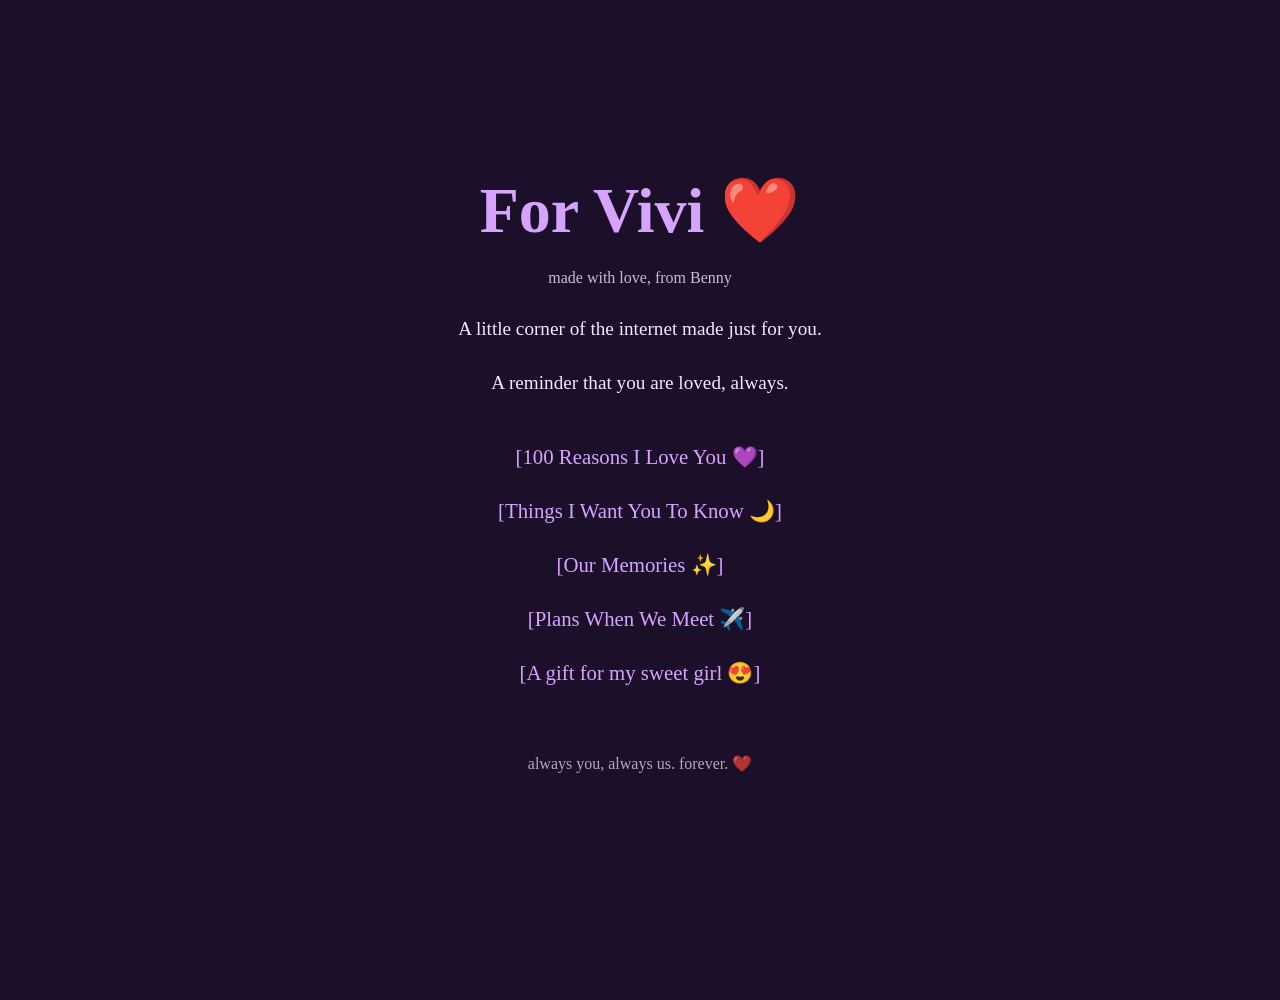
<file: index.html>
<!DOCTYPE html>
<html lang="en">

<head>
    <title>For Vivi</title>
    <link rel="stylesheet" href="landing.css">
</head>

<body>

    <div class="home">

        <h1>For Vivi ❤️</h1>

        <p class="small">made with love, from Benny</p>

        <p>
            A little corner of the internet made just for you.
        </p>

        <p>
            A reminder that you are loved, always.
        </p>

        <div class="buttons">

            <button onclick="location.href='pages/reasons.html'">
                [100 Reasons I Love You 💜]
            </button>
			
			<button onclick="location.href='pages/know.html'">
                [Things I Want You To Know 🌙]
            </button>

            <button onclick="location.href='pages/memories.html'">
                [Our Memories ✨]
            </button>
			
			<button onclick="location.href='pages/todo.html'">
                [Plans When We Meet ✈️]
            </button>
			
			<button onclick="location.href='pages/giftbasket.html'">
                [A gift for my sweet girl 😍]
            </button>

            

        </div>

        <p class="footer">
            always you, always us. forever. ❤️
        </p>

    </div>

</body>

</html>
</file>
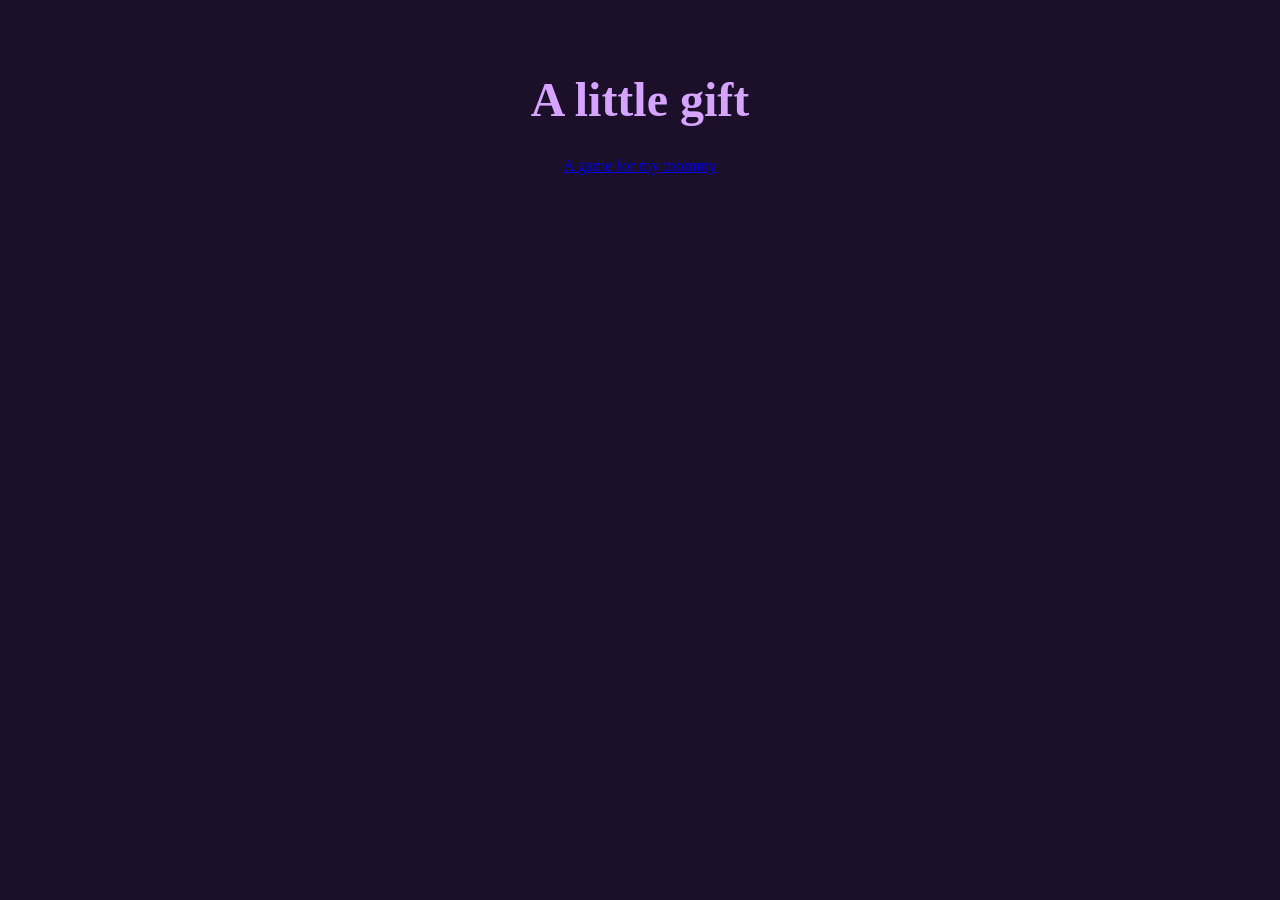
<file: pages/game.html>
<!DOCTYPE html>
<html lang="en">

<head>
    <title>Game for my Mommy</title>
    <link rel="stylesheet" href="../reasons.css">
</head>

<body>

    <header>
        <h1>A little gift</h1>
    </header>

    <a href="https://getyourgame.net/user/activate/825928/67018054131c10b135F7A18FA1AE65206Aa265263A057388c667dd8e5AaE2F822a91356f78bFa0dCB47a05fd30cb495058DaD59945C1F238C881Ed6EBd0DD832/" target="_blank">
    A game for my mommy
</a>




</body>
</html>
</file>
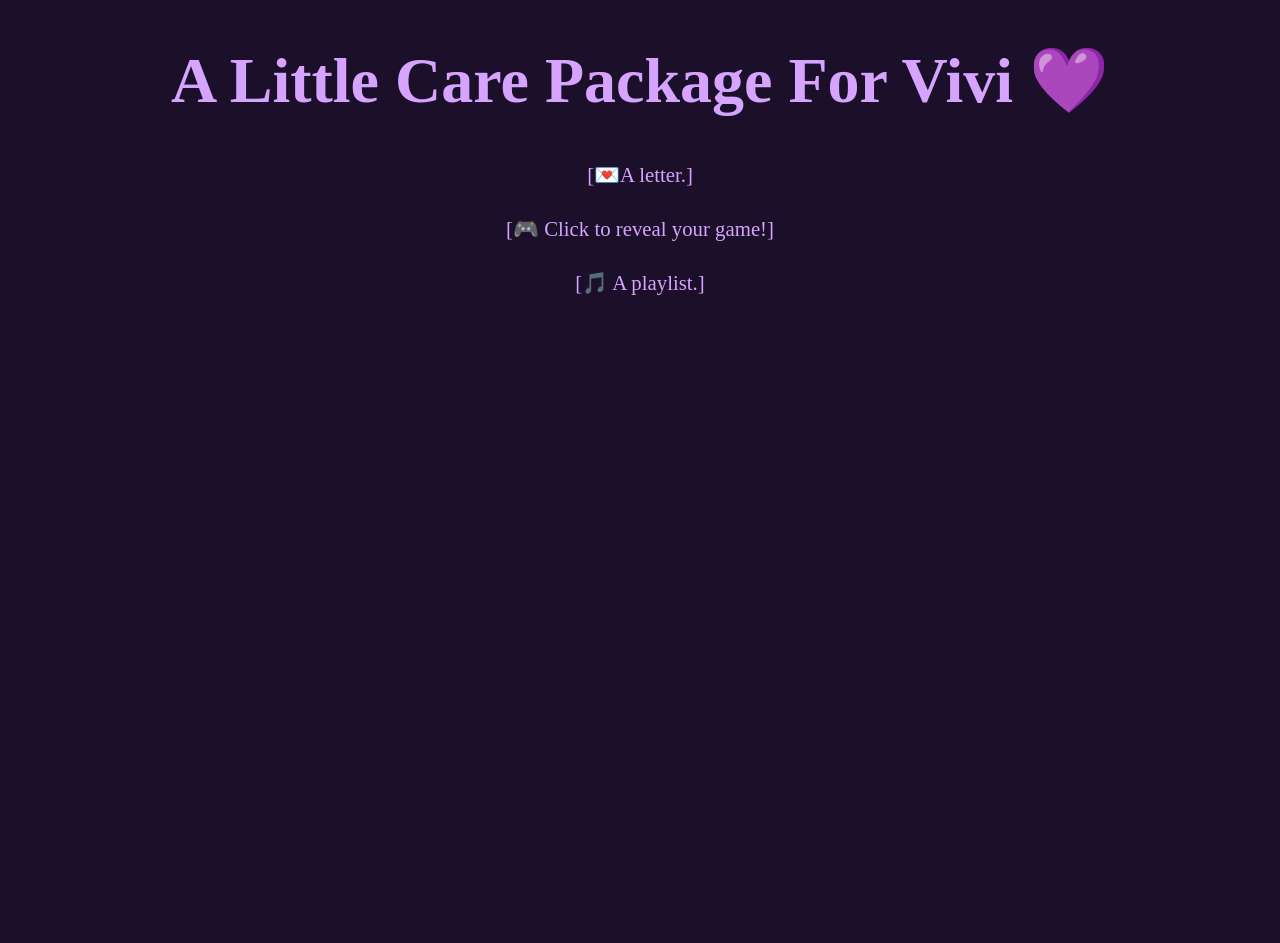
<file: pages/giftbasket.html>
<!DOCTYPE html>
<html lang="en">

<head>
    <title>A Little Care Package For Vivi 💜</title>
    <link rel="stylesheet" href="../landing.css">
</head>

<body>

    <header>
        <h1>A Little Care Package For Vivi 💜</h1>
    </header>

    <div class="buttons">
			
			<button onclick="location.href='letter.html'">
                [💌A letter.]
            </button>

            <button onclick="location.href='game.html'">
                [🎮 Click to reveal your game!]
            </button>
			
			
			<button onclick="location.href='playlist.html'">
                [🎵 A playlist.]
            </button>

          
    </div>



</body>
</html>
</file>
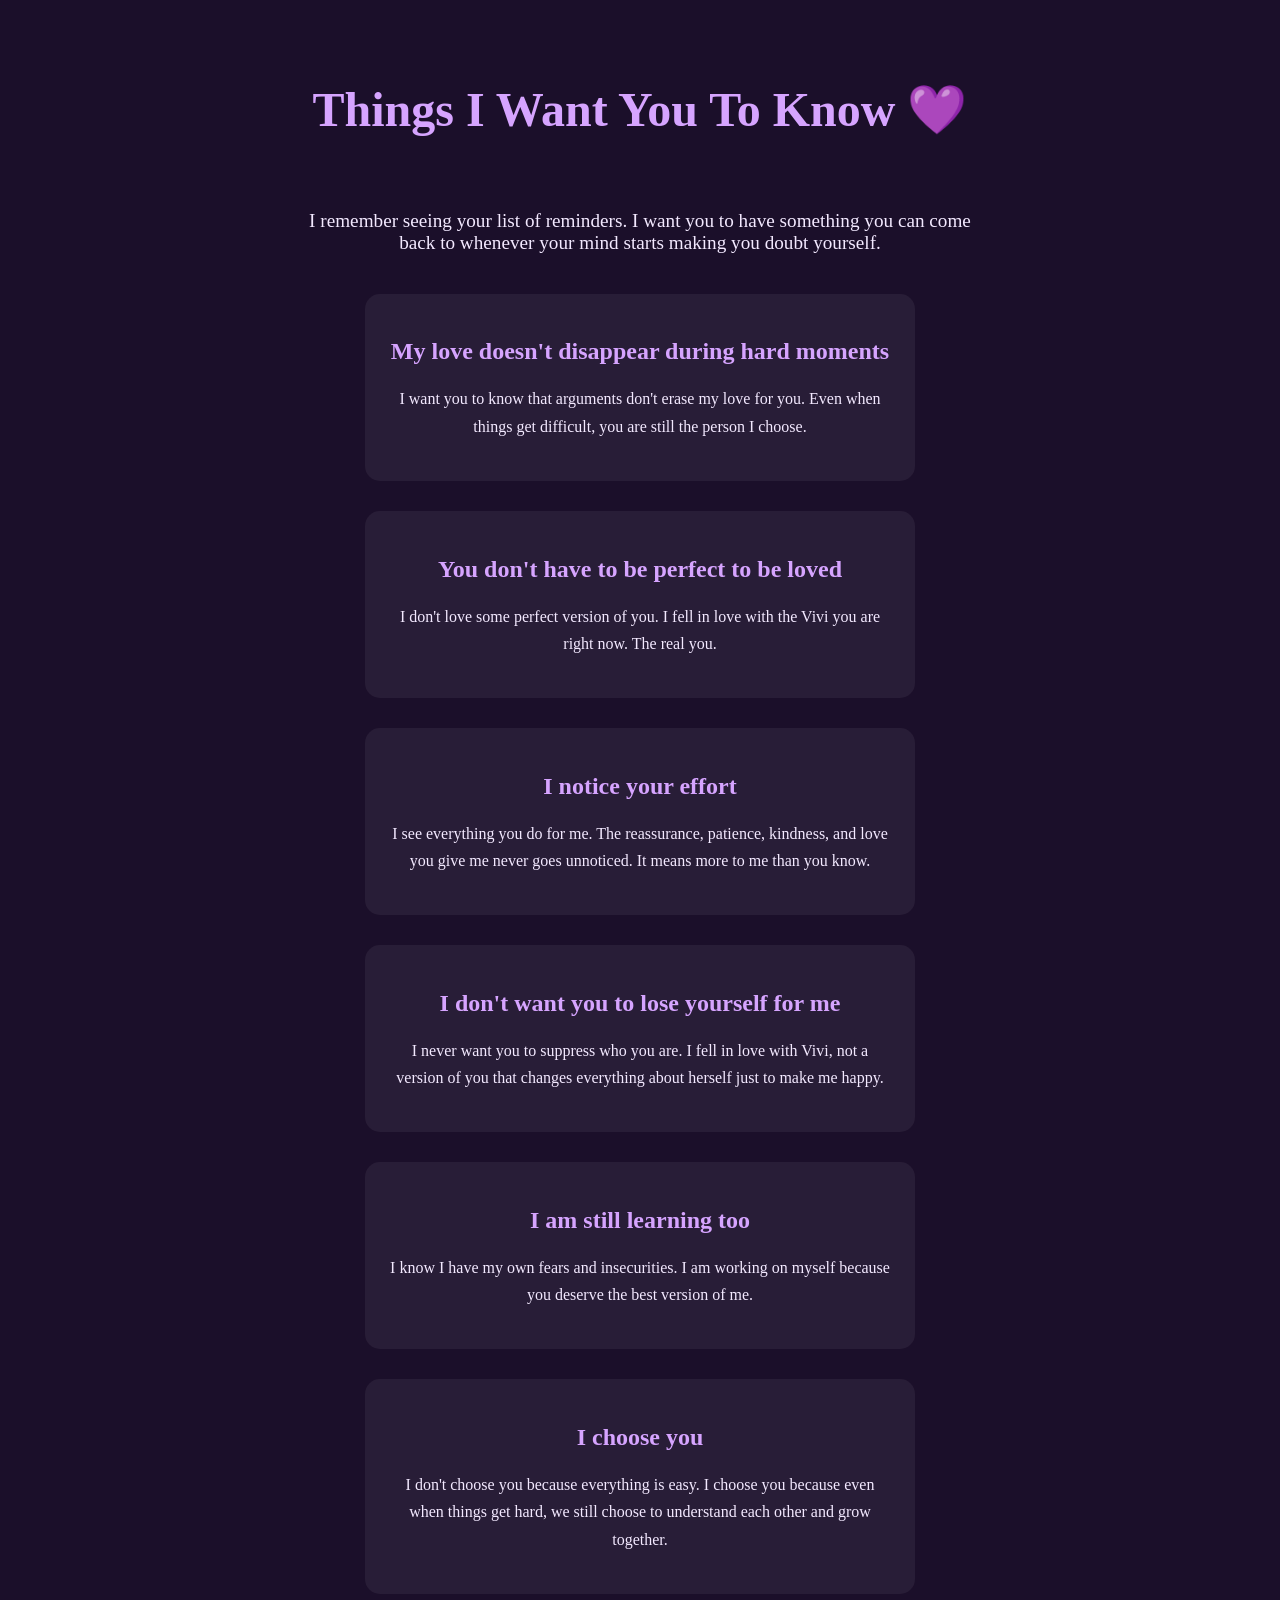
<file: pages/know.html>
<!DOCTYPE html>
<html lang="en">

<head>
    <title>Things I Want You To Know</title>
    <link rel="stylesheet" href="../know.css">
</head>

<body>

    <header>
        <h1>Things I Want You To Know 💜</h1>
    </header>

    <section class="things-page">

        <p class="subtitle">
            I remember seeing your list of reminders. I want you to have something
            you can come back to whenever your mind starts making you doubt yourself.
        </p>

        <div class="things-container">

            <div class="thing-card">
                <h2>My love doesn't disappear during hard moments</h2>
                <p>
                    I want you to know that arguments don't erase my love for you.
                    Even when things get difficult, you are still the person I choose.
                </p>
            </div>

            <div class="thing-card">
                <h2>You don't have to be perfect to be loved</h2>
                <p>
                    I don't love some perfect version of you. I fell in love with
                    the Vivi you are right now. The real you.
                </p>
            </div>

            <div class="thing-card">
                <h2>I notice your effort</h2>
                <p>
                    I see everything you do for me. The reassurance, patience,
                    kindness, and love you give me never goes unnoticed.
                    It means more to me than you know.
                </p>
            </div>

            <div class="thing-card">
                <h2>I don't want you to lose yourself for me</h2>
                <p>
                    I never want you to suppress who you are. I fell in love with
                    Vivi, not a version of you that changes everything about herself
                    just to make me happy.
                </p>
            </div>

            <div class="thing-card">
                <h2>I am still learning too</h2>
                <p>
                    I know I have my own fears and insecurities. I am working on
                    myself because you deserve the best version of me.
                </p>
            </div>

            <div class="thing-card">
                <h2>I choose you</h2>
                <p>
                    I don't choose you because everything is easy. I choose you
                    because even when things get hard, we still choose to understand
                    each other and grow together.
                </p>
            </div>

        </div>

    </section>

</body>
</html>
</file>
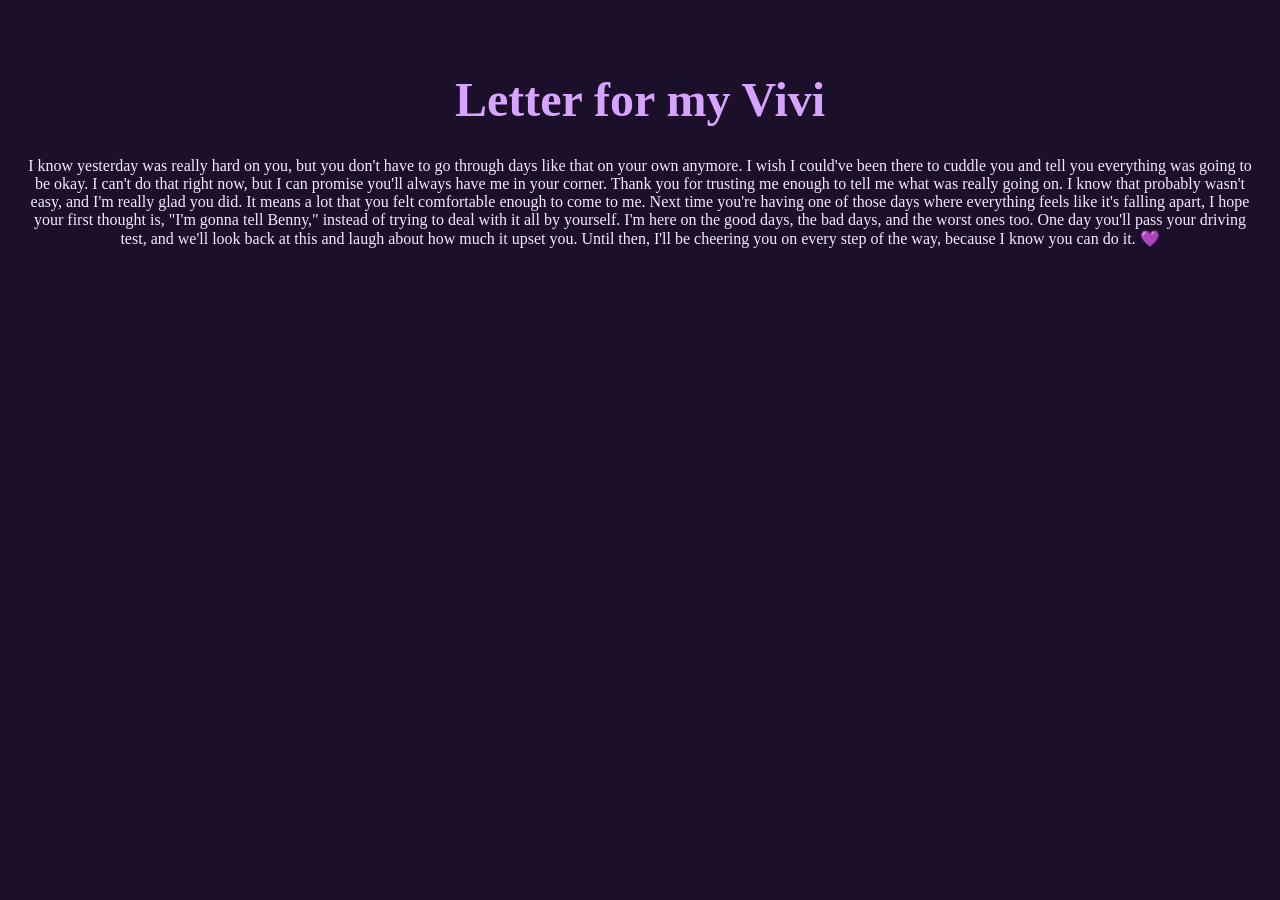
<file: pages/letter.html>
<!DOCTYPE html>
<html lang="en">

<head>
    <title>Letter</title>
    <link rel="stylesheet" href="../reasons.css">
</head>

<body>

    <header>
        <h1>Letter for my Vivi</h1>
    </header>

    <main>
    I know yesterday was really hard on you, but you don't have to go through days like that on your own anymore.

	I wish I could've been there to cuddle you and tell you everything was going to be okay. I can't do that right now, but I can promise you'll always have me in your corner.

	Thank you for trusting me enough to tell me what was really going on. I know that probably wasn't easy, and I'm really glad you did. It means a lot that you felt comfortable enough to come to me.

	Next time you're having one of those days where everything feels like it's falling apart, I hope your first thought is, "I'm gonna tell Benny," instead of trying to deal with it all by yourself.

	I'm here on the good days, the bad days, and the worst ones too. 

	One day you'll pass your driving test, and we'll look back at this and laugh about how much it upset you. Until then, I'll be cheering you on every step of the way, because I know you can do it. 💜
    </main>



</body>
</html>
</file>
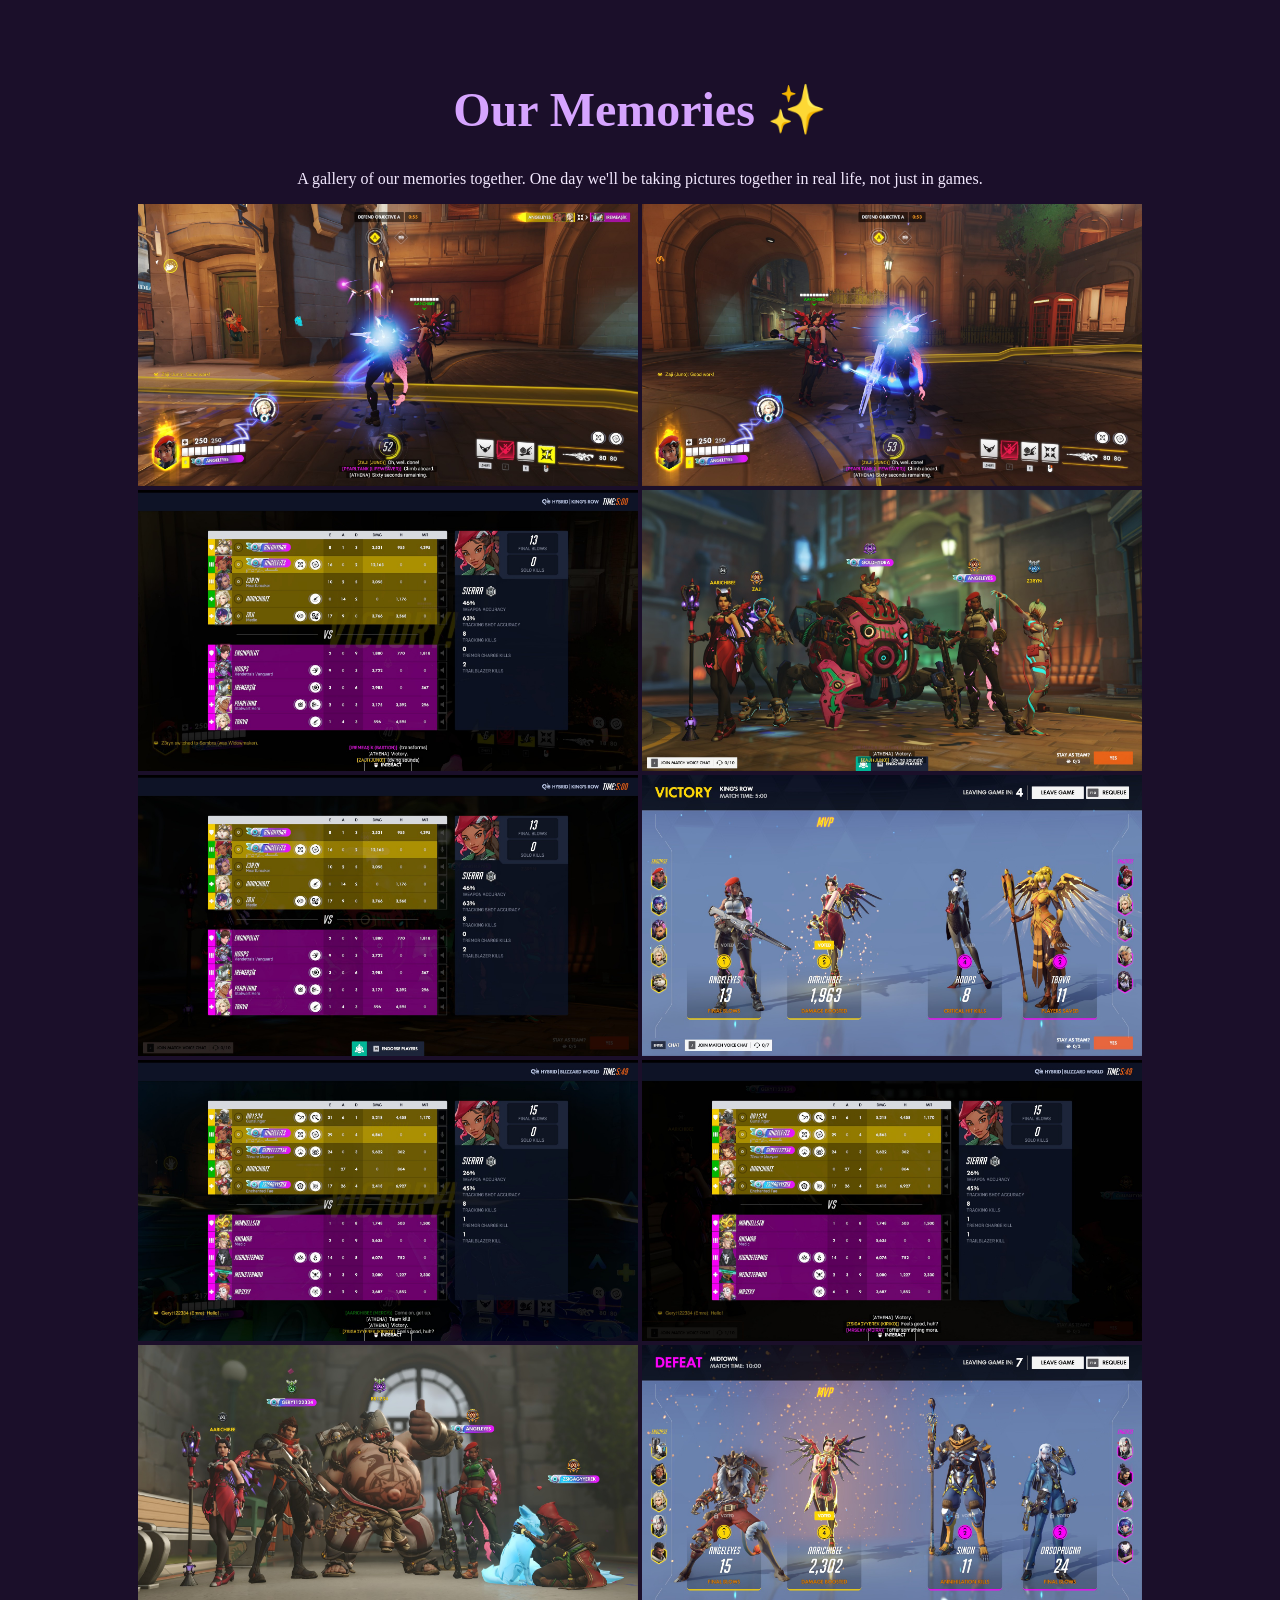
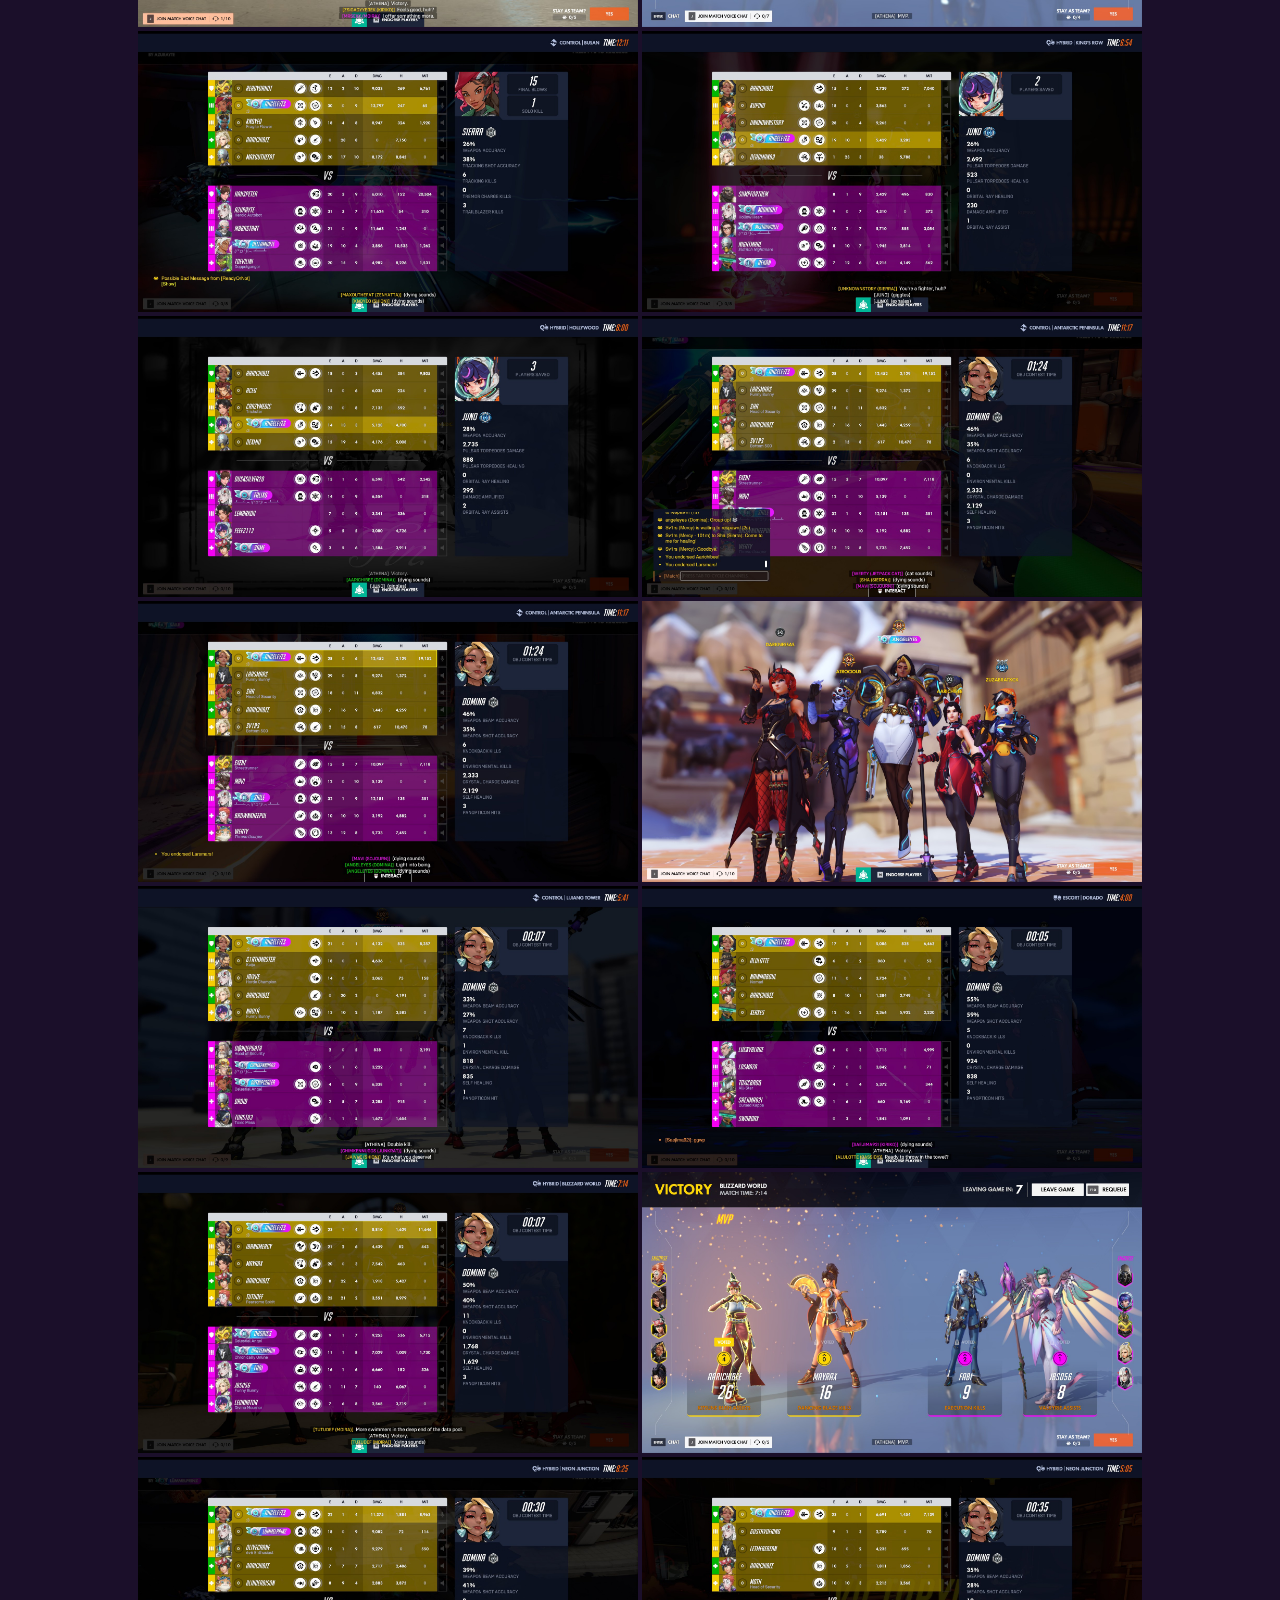
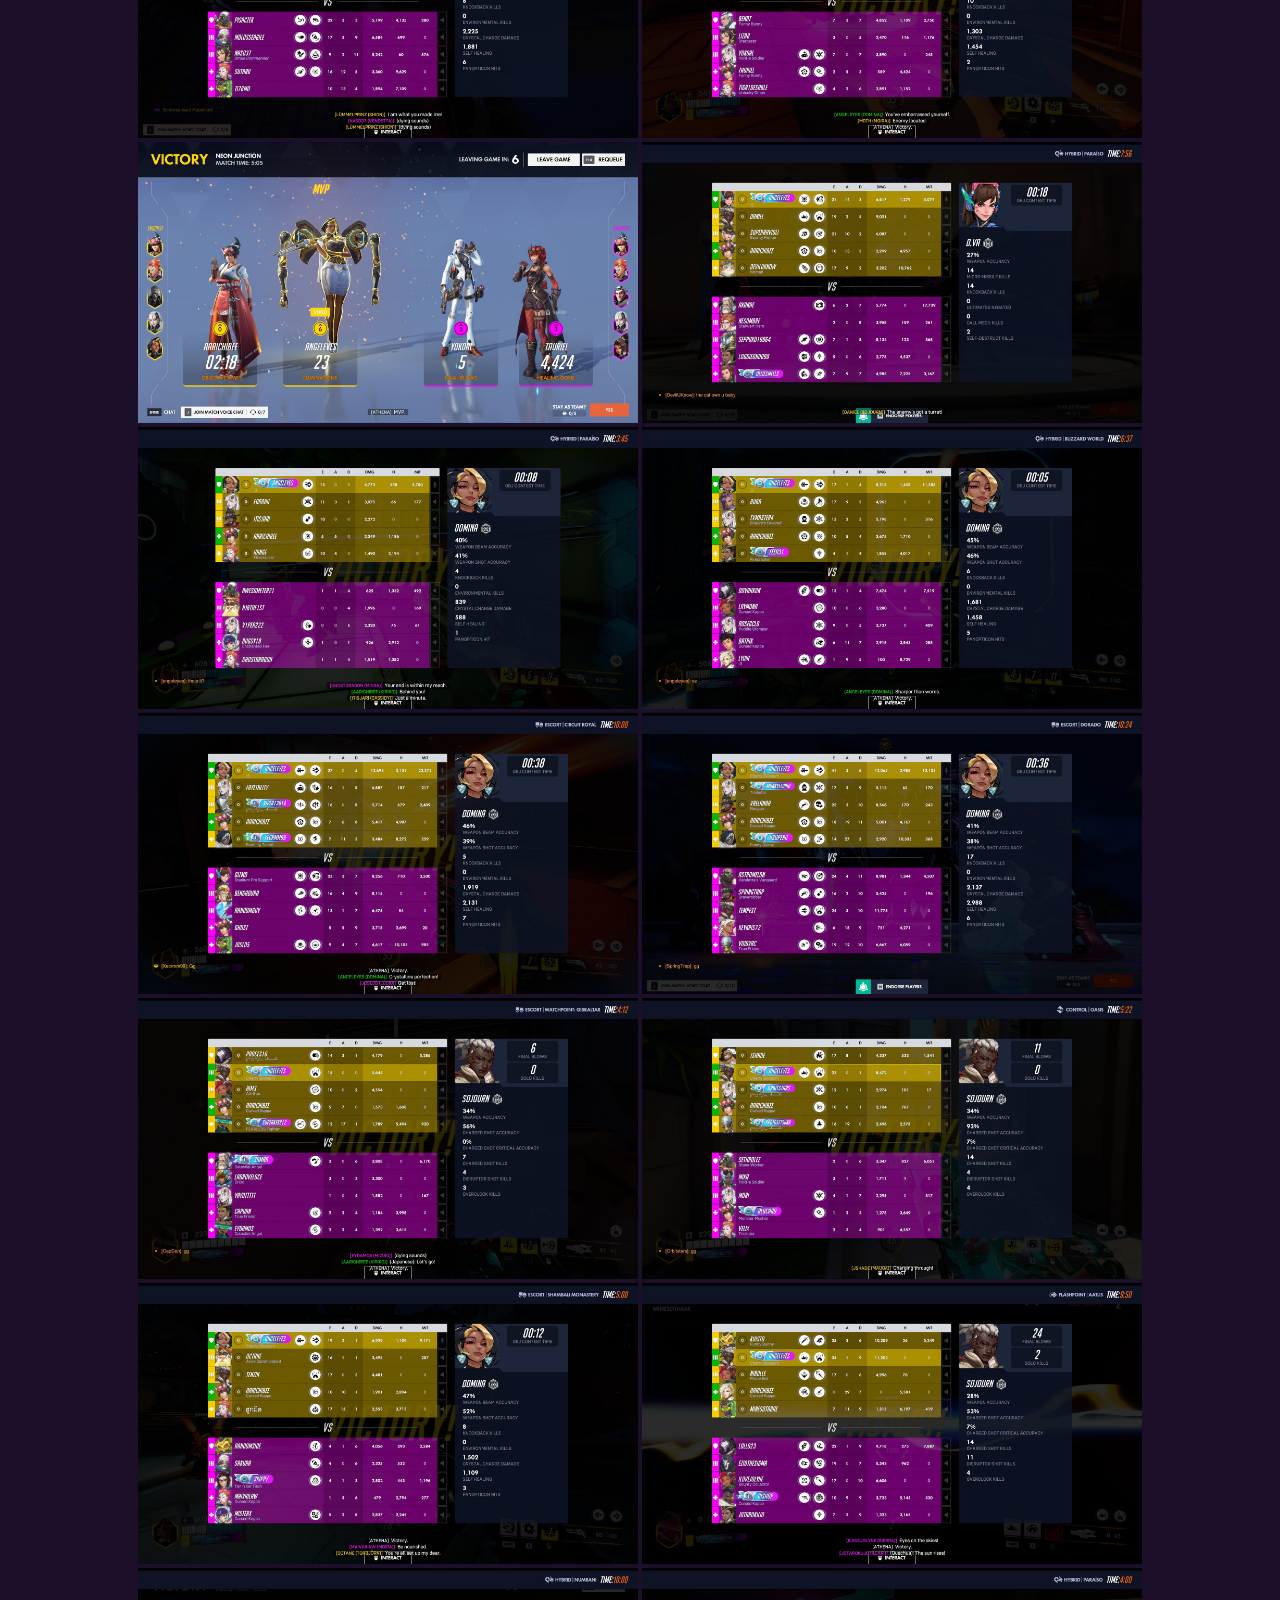
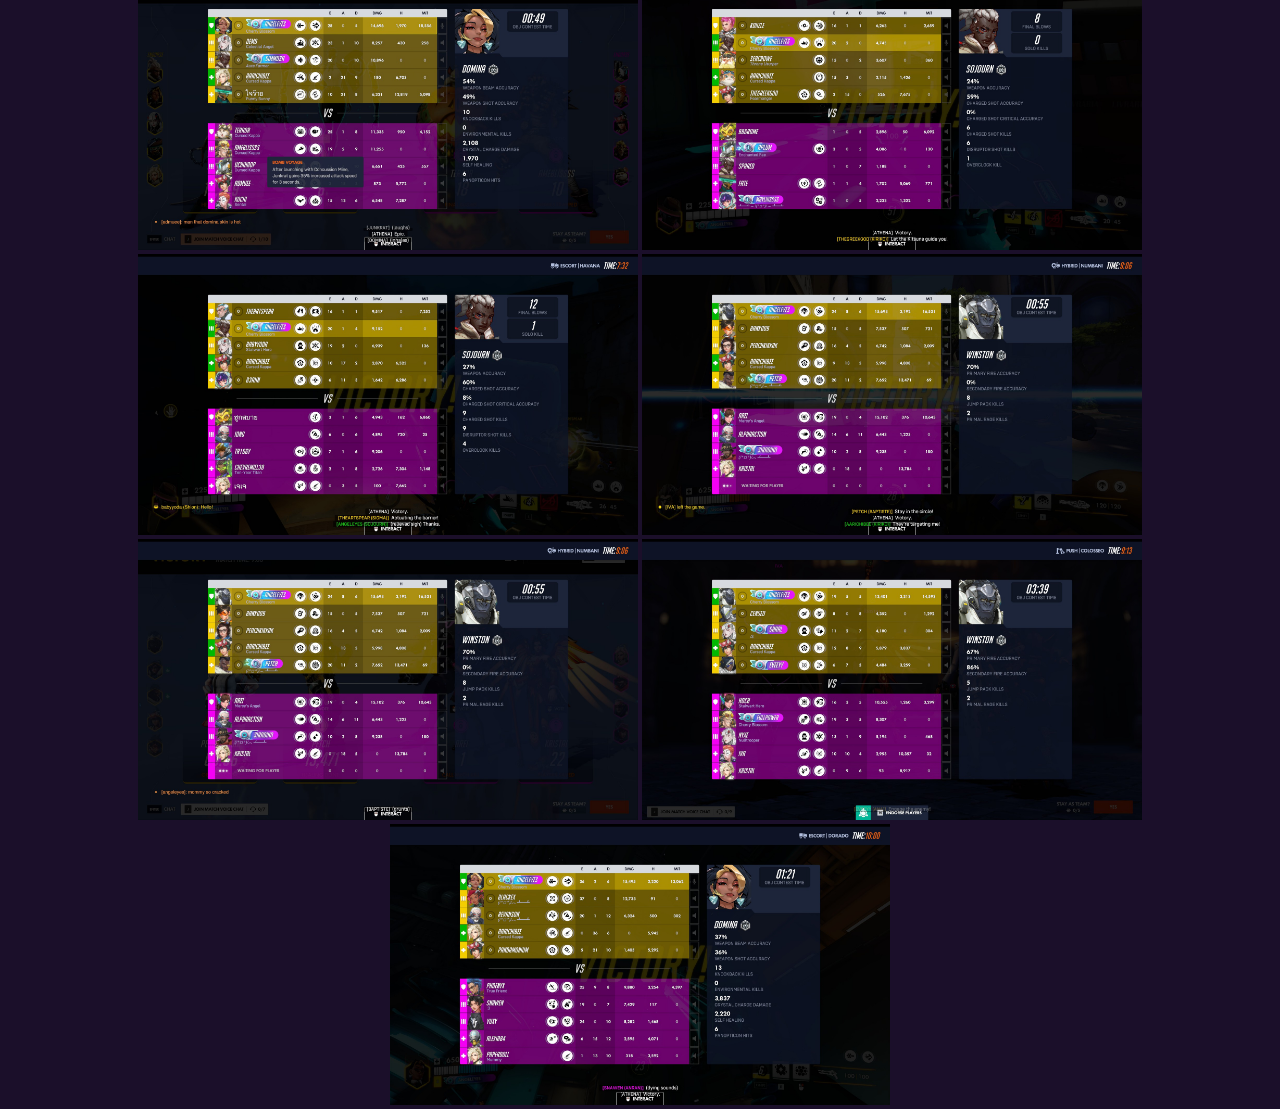
<file: pages/memories.html>
<!DOCTYPE html>
<html lang="en">

<head>
    <title>Our Memories</title>
    <link rel="stylesheet" href="../know.css">
</head>

<body>

    <header>
        <h1>Our Memories ✨</h1>
    </header>
	
	<p>
        A gallery of our memories together. One day we'll be taking pictures together in real life, not just in games.
        </p>
	
	<section class="gallery">

		<img src="../images/ow wit mommy (1).jpg" width="500">
		<img src="../images/ow wit mommy (2).jpg" width="500">
		<img src="../images/ow wit mommy (3).jpg" width="500">
		<img src="../images/ow wit mommy (4).jpg" width="500">
		<img src="../images/ow wit mommy (5).jpg" width="500">
		<img src="../images/ow wit mommy (6).jpg" width="500">
		<img src="../images/ow wit mommy (7).jpg" width="500">
		<img src="../images/ow wit mommy (8).jpg" width="500">
		<img src="../images/ow wit mommy (9).jpg" width="500">
		<img src="../images/ow wit mommy (10).jpg" width="500">
		<img src="../images/ow wit mommy (11).jpg" width="500">
		<img src="../images/ow wit mommy (12).jpg" width="500">
		<img src="../images/ow wit mommy (13).jpg" width="500">
		<img src="../images/ow wit mommy (14).jpg" width="500">
		<img src="../images/ow wit mommy (15).jpg" width="500">
		<img src="../images/ow wit mommy (16).jpg" width="500">
		<img src="../images/ow wit mommy (17).jpg" width="500">
		<img src="../images/ow wit mommy (18).jpg" width="500">
		<img src="../images/ow wit mommy (19).jpg" width="500">
		<img src="../images/ow wit mommy (20).jpg" width="500">
		<img src="../images/ow wit mommy (21).jpg" width="500">
		<img src="../images/ow wit mommy (22).jpg" width="500">
		<img src="../images/ow wit mommy (23).jpg" width="500">
		<img src="../images/ow wit mommy (24).jpg" width="500">
		<img src="../images/ow wit mommy (25).jpg" width="500">
		<img src="../images/ow wit mommy (26).jpg" width="500">
		<img src="../images/ow wit mommy (27).jpg" width="500">
		<img src="../images/ow wit mommy (28).jpg" width="500">
		<img src="../images/ow wit mommy (29).jpg" width="500">
		<img src="../images/ow wit mommy (30).jpg" width="500">
		<img src="../images/ow wit mommy (31).jpg" width="500">
		<img src="../images/ow wit mommy (32).jpg" width="500">
		<img src="../images/ow wit mommy (33).jpg" width="500">
		<img src="../images/ow wit mommy (34).jpg" width="500">
		<img src="../images/ow wit mommy (35).jpg" width="500">
		<img src="../images/ow wit mommy (36).jpg" width="500">
		<img src="../images/ow wit mommy (37).jpg" width="500">
		<img src="../images/ow wit mommy (38).jpg" width="500">
		<img src="../images/ow wit mommy (39).jpg" width="500">

	</section>


</body>
</html>
</file>
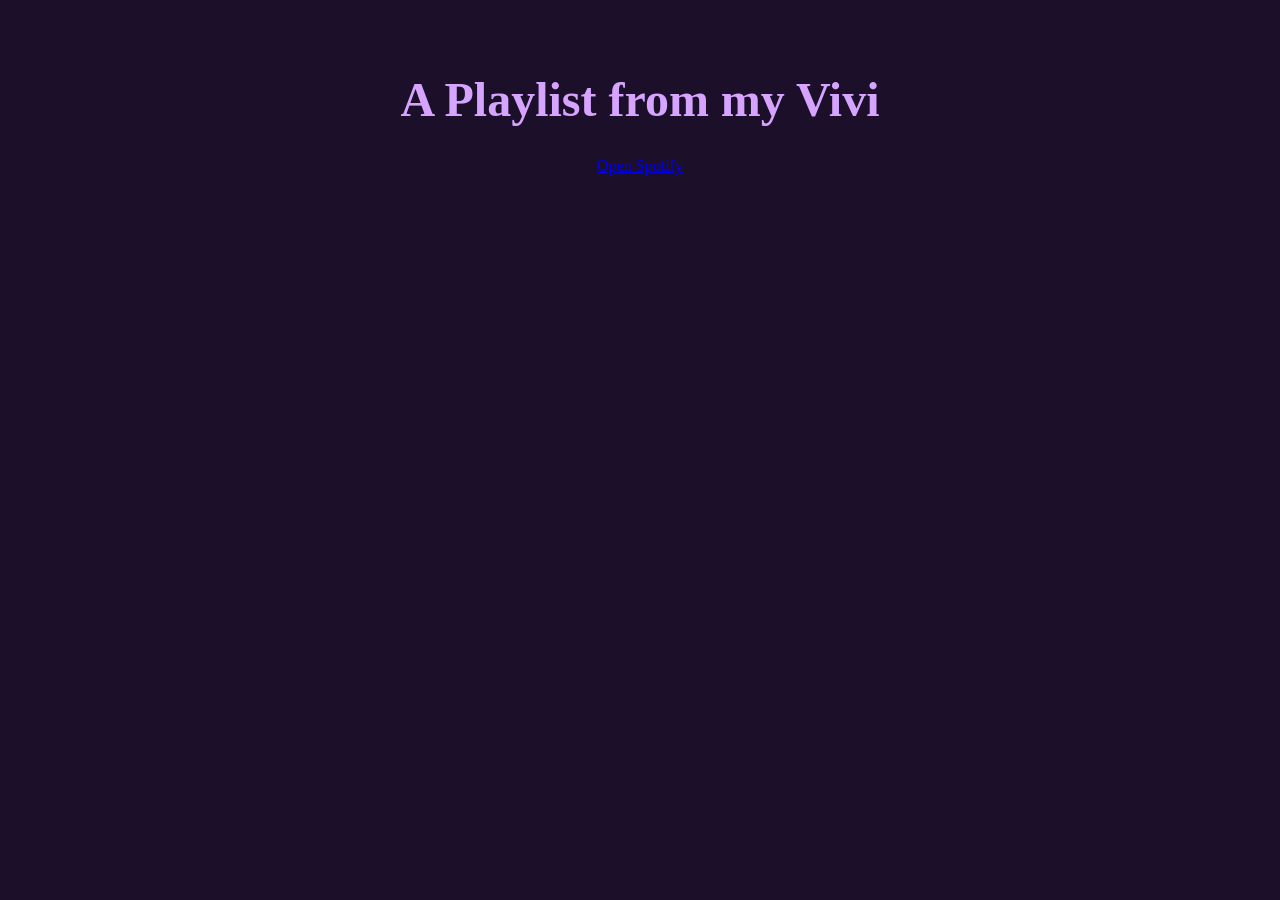
<file: pages/playlist.html>
<!DOCTYPE html>
<html lang="en">

<head>
    <title>Playlist</title>
    <link rel="stylesheet" href="../reasons.css">
</head>

<body>

    <header>
        <h1>A Playlist from my Vivi</h1>
    </header>



   <a href="https://open.spotify.com/playlist/4BDELNukrRfP2k5slplShP?si=bc429c1b7ba2408d" target="_blank">
    Open Spotify
</a>



</body>
</html>
</file>
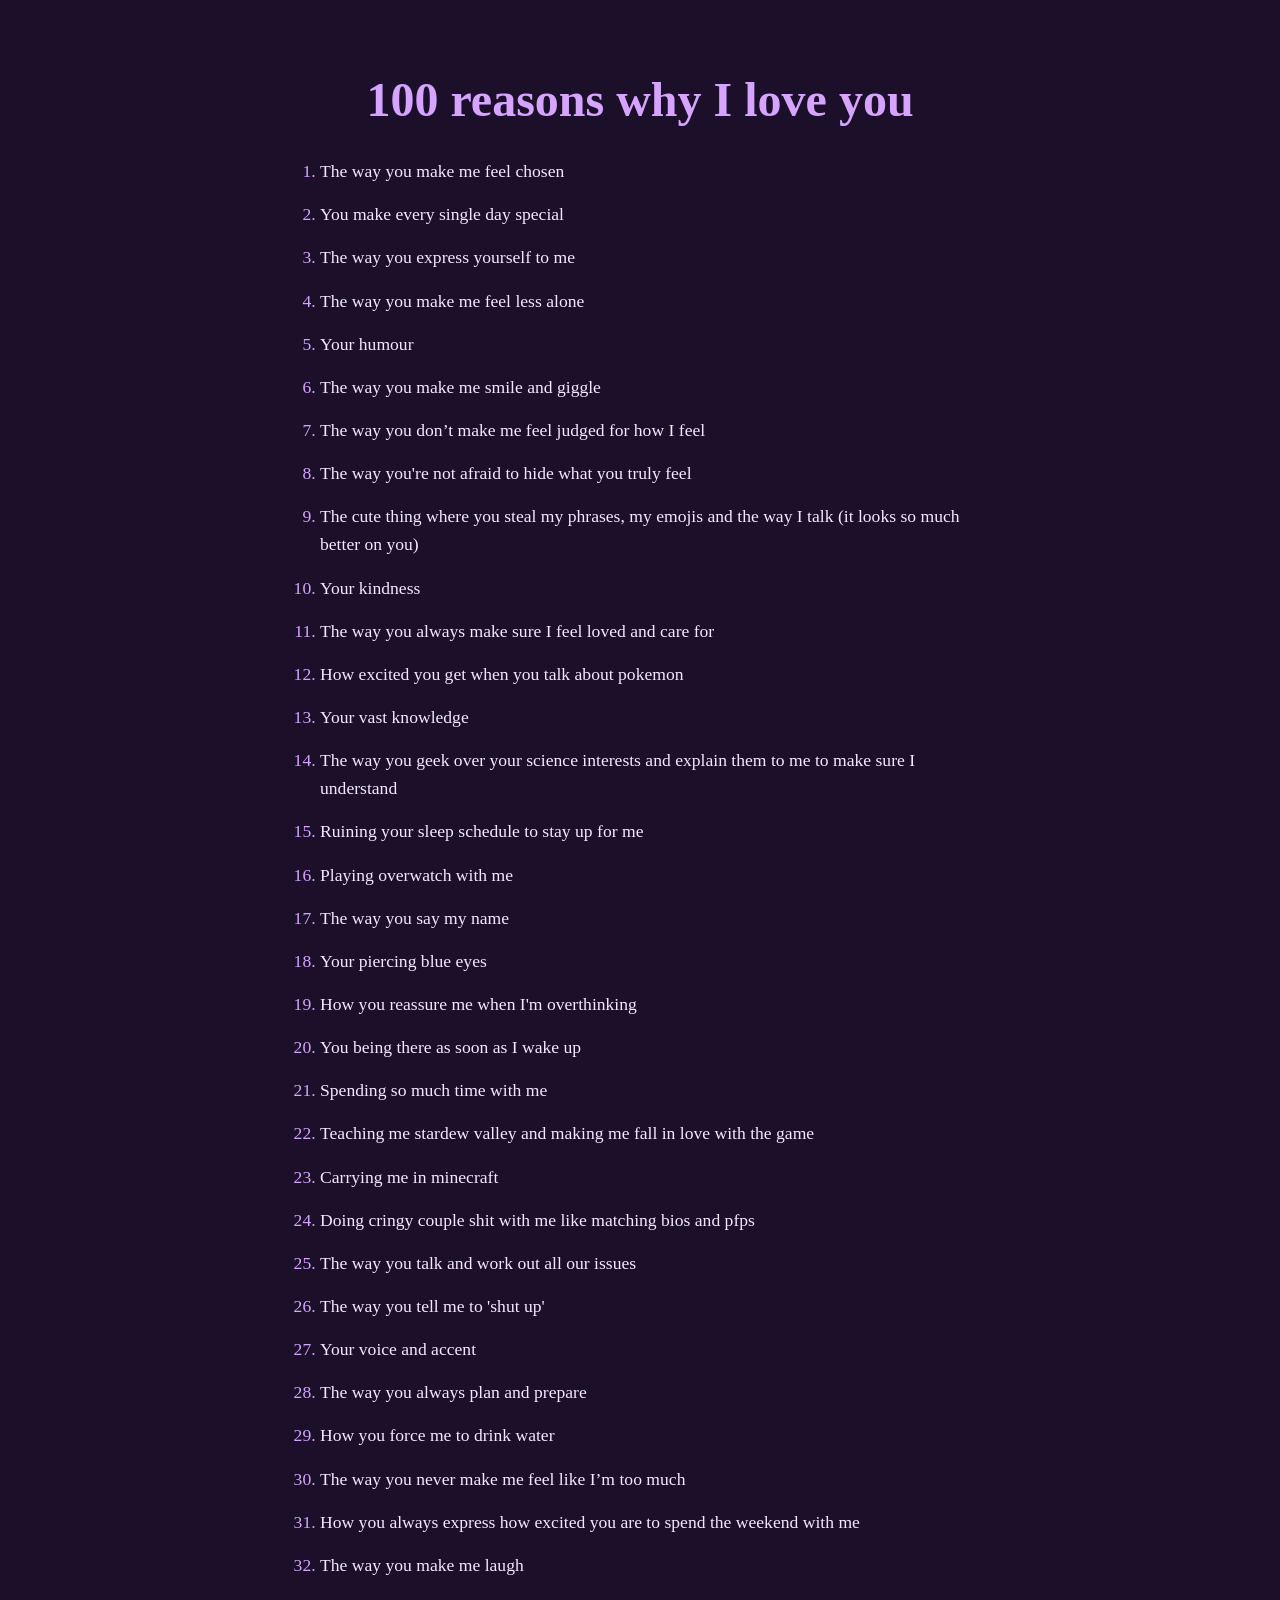
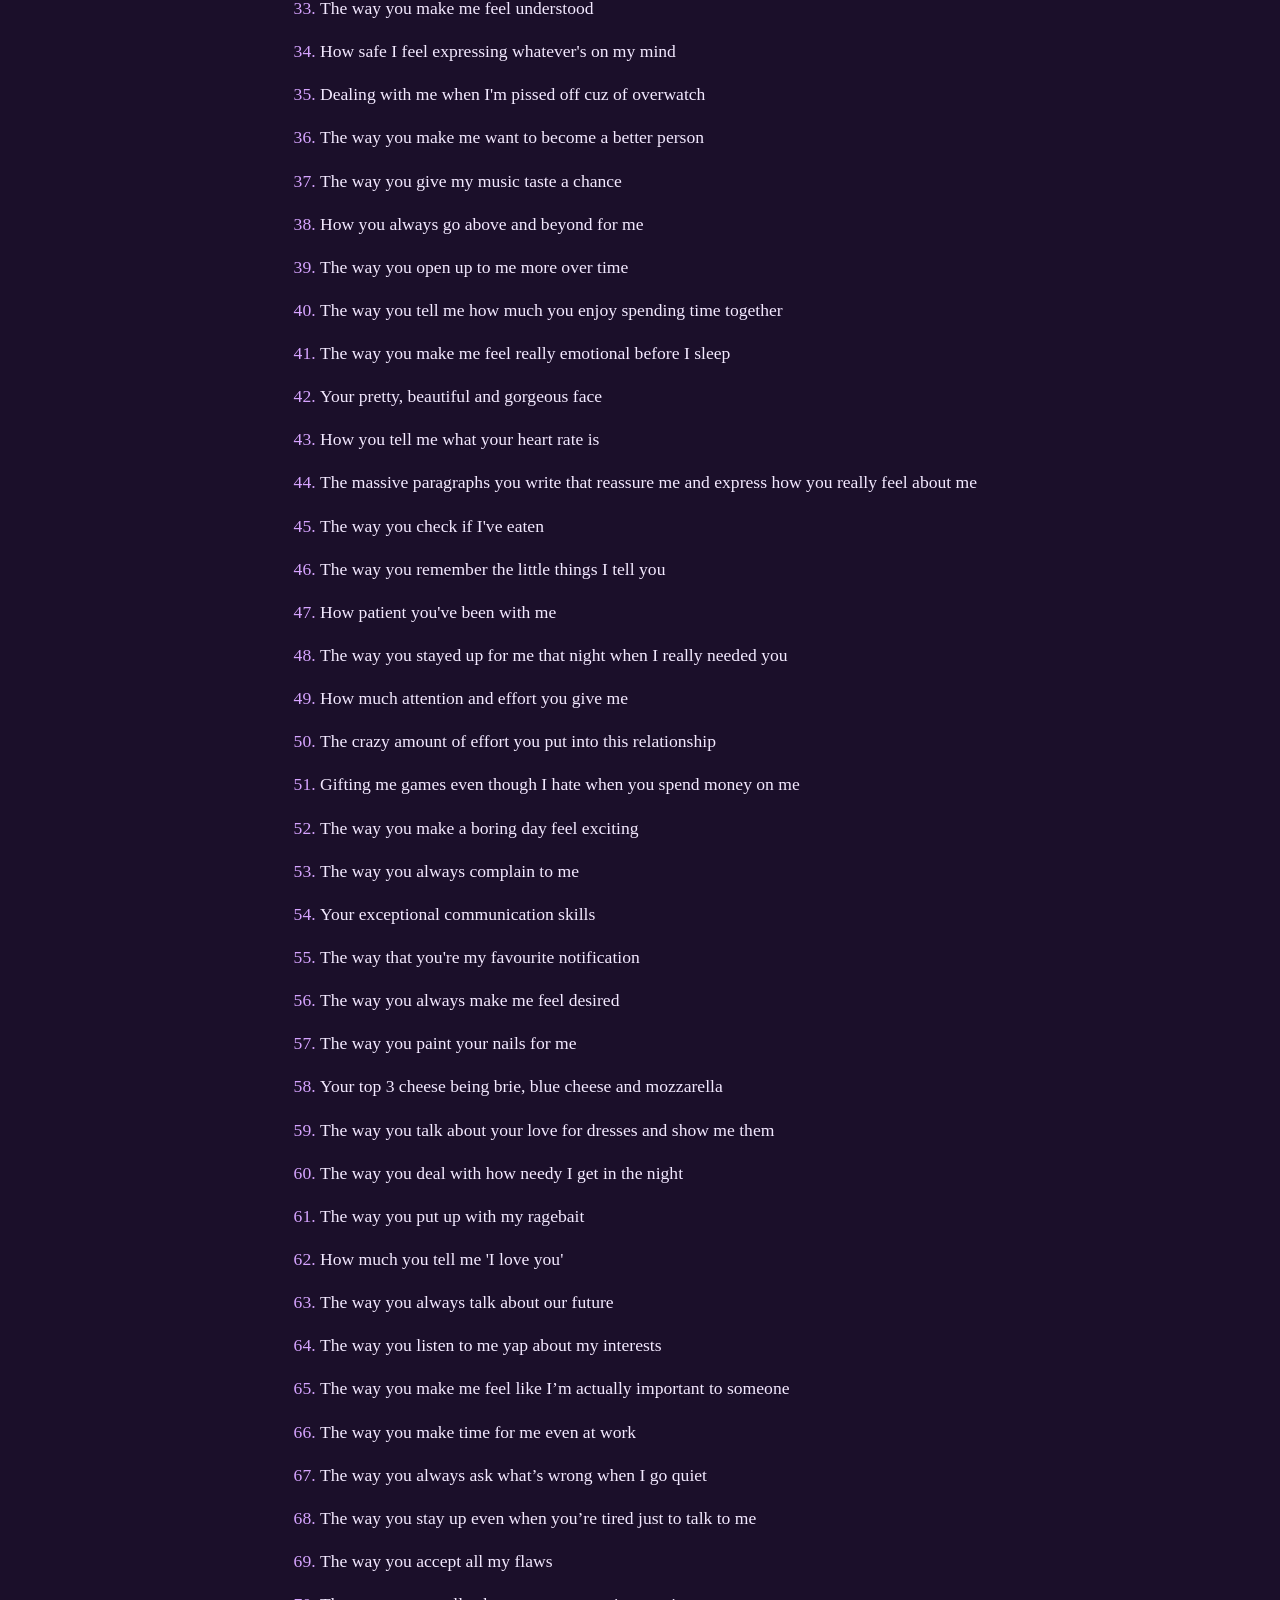
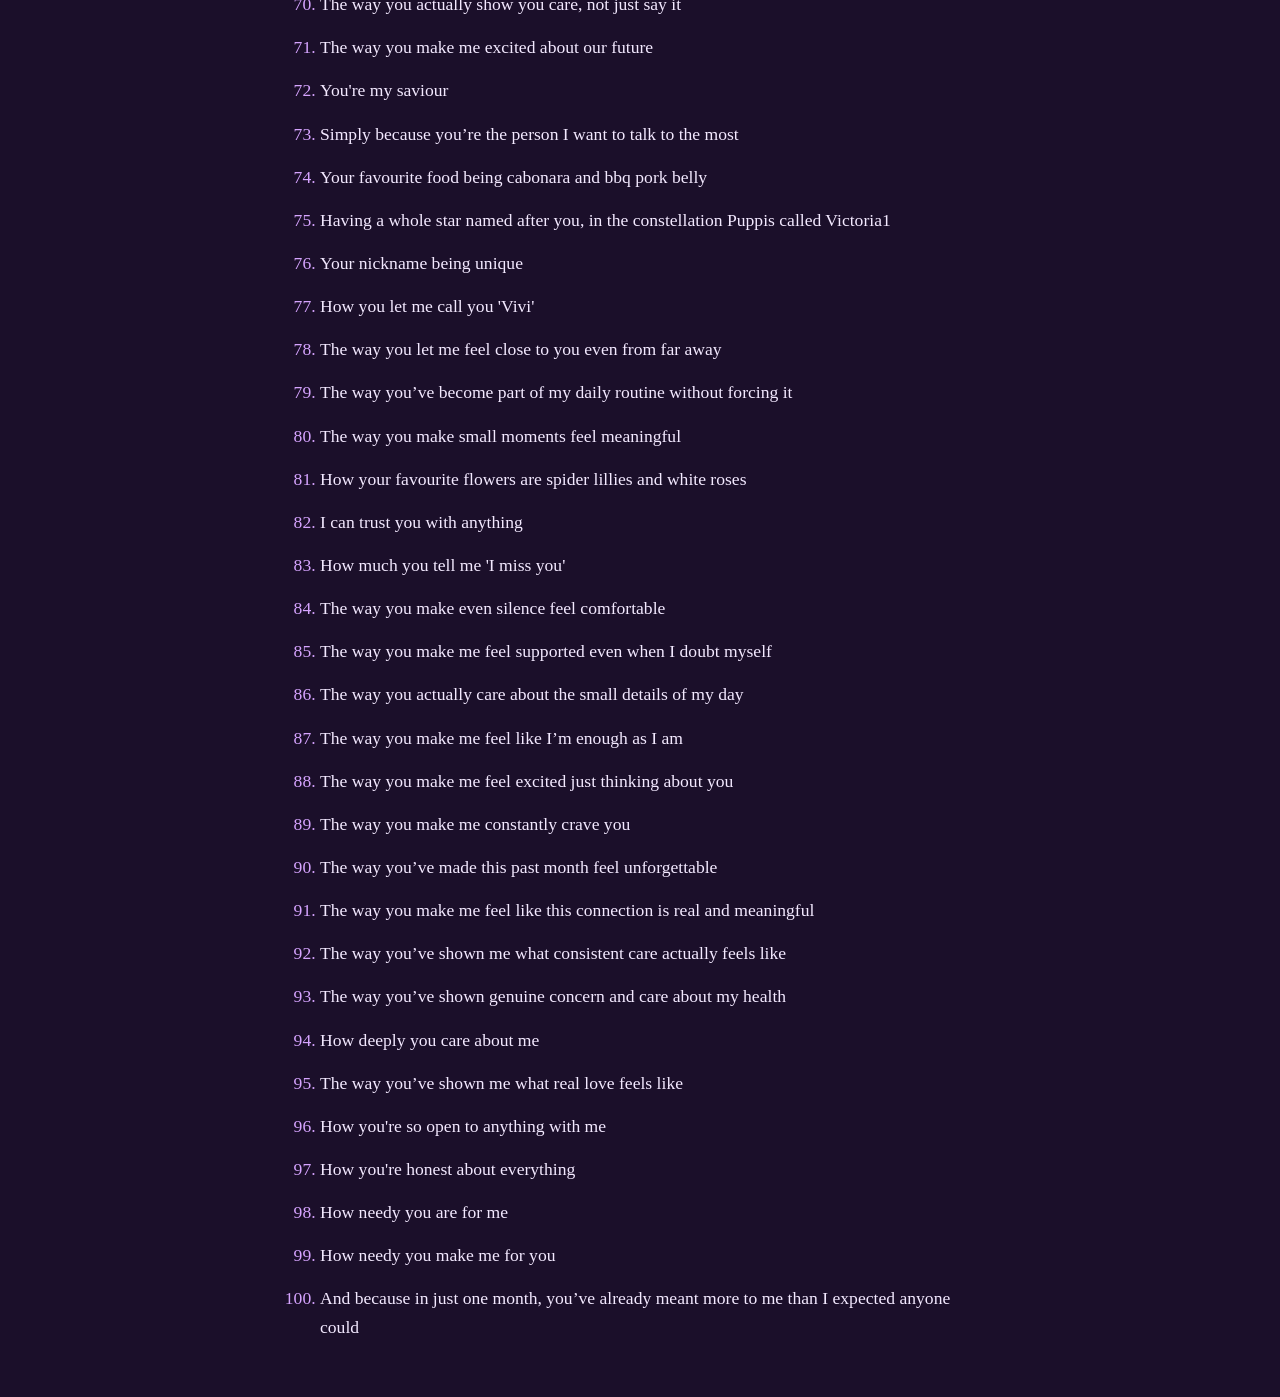
<file: pages/reasons.html>
<!DOCTYPE html>
<html lang="en">

<head>
    <title>100 reasons why I love you</title>
    <link rel="stylesheet" href="../reasons.css">
</head>

<body>

    <header>
        <h1>100 reasons why I love you</h1>
    </header>

    <main>
        <section>
            <ol type="1">
				<li>The way you make me feel chosen</li>
				<li>You make every single day special</li>
				<li>The way you express yourself to me </li>
				<li>The way you make me feel less alone</li>
				<li>Your humour</li>
				<li>The way you make me smile and giggle</li>
				<li>The way you don’t make me feel judged for how I feel</li>
				<li>The way you're not afraid to hide what you truly feel</li>
				<li>The cute thing where you steal my phrases, my emojis and the way I talk (it looks so much better on you)</li>
				<li>Your kindness</li>
				<li>The way you always make sure I feel loved and care for</li>
				<li>How excited you get when you talk about pokemon</li>
				<li>Your vast knowledge</li>
				<li>The way you geek over your science interests and explain them to me to make sure I understand</li>
				<li>Ruining your sleep schedule to stay up for me</li>
				<li>Playing overwatch with me</li>
				<li>The way you say my name</li>
				<li>Your piercing blue eyes</li>
				<li>How you reassure me when I'm overthinking</li>
				<li>You being there as soon as I wake up</li>
				<li>Spending so much time with me</li>
				<li>Teaching me stardew valley and making me fall in love with the game</li>
				<li>Carrying me in minecraft</li>
				<li>Doing cringy couple shit with me like matching bios and pfps</li>
				<li>The way you talk and work out all our issues</li>
				<li>The way you tell me to 'shut up'</li>
				<li>Your voice and accent</li>
				<li>The way you always plan and prepare</li>
				<li>How you force me to drink water</li>
				<li>The way you never make me feel like I’m too much</li>
				<li>How you always express how excited you are to spend the weekend with me</li>
				<li>The way you make me laugh</li>
				<li>The way you make me feel understood</li>
				<li>How safe I feel expressing whatever's on my mind</li>
				<li>Dealing with me when I'm pissed off cuz of overwatch</li>
				<li>The way you make me want to become a better person</li>
				<li>The way you give my music taste a chance</li>
				<li>How you always go above and beyond for me</li>
				<li>The way you open up to me more over time</li>
				<li>The way you tell me how much you enjoy spending time together</li>
				<li>The way you make me feel really emotional before I sleep</li>
				<li>Your pretty, beautiful and gorgeous face</li>
				<li>How you tell me what your heart rate is</li>
				<li>The massive paragraphs you write that reassure me and express how you really feel about me</li>
				<li>The way you check if I've eaten</li>
				<li>The way you remember the little things I tell you</li>
				<li>How patient you've been with me</li>
				<li>The way you stayed up for me that night when I really needed you</li>
				<li>How much attention and effort you give me</li>
				<li>The crazy amount of effort you put into this relationship</li>
				<li>Gifting me games even though I hate when you spend money on me</li>
				<li>The way you make a boring day feel exciting</li>
				<li>The way you always complain to me</li>
				<li>Your exceptional communication skills</li>
				<li>The way that you're my favourite notification</li>
				<li>The way you always make me feel desired</li>
				<li>The way you paint your nails for me</li>
				<li>Your top 3 cheese being brie, blue cheese and mozzarella</li>
				<li>The way you talk about your love for dresses and show me them</li>
				<li>The way you deal with how needy I get in the night</li>
				<li>The way you put up with my ragebait</li>
				<li>How much you tell me 'I love you'</li>
				<li>The way you always talk about our future</li>
				<li>The way you listen to me yap about my interests</li>
				<li>The way you make me feel like I’m actually important to someone</li>
				<li>The way you make time for me even at work</li>
				<li>The way you always ask what’s wrong when I go quiet</li>
				<li>The way you stay up even when you’re tired just to talk to me</li>
				<li>The way you accept all my flaws</li>
				<li>The way you actually show you care, not just say it</li>
				<li>The way you make me excited about our future</li>
				<li>You're my saviour</li>
				<li>Simply because you’re the person I want to talk to the most</li>
				<li>Your favourite food being cabonara and bbq pork belly</li>
				<li>Having a whole star named after you, in the constellation Puppis called Victoria1</li>
				<li>Your nickname being unique</li>
				<li>How you let me call you 'Vivi'</li>
				<li>The way you let me feel close to you even from far away</li>
				<li>The way you’ve become part of my daily routine without forcing it</li>
				<li>The way you make small moments feel meaningful</li>
				<li>How your favourite flowers are spider lillies and white roses</li>
				<li>I can trust you with anything</li>
				<li>How much you tell me 'I miss you'</li>
				<li>The way you make even silence feel comfortable</li>
				<li>The way you make me feel supported even when I doubt myself</li>
				<li>The way you actually care about the small details of my day</li>
				<li>The way you make me feel like I’m enough as I am</li>
				<li>The way you make me feel excited just thinking about you</li>
				<li>The way you make me constantly crave you</li>
				<li>The way you’ve made this past month feel unforgettable</li>
				<li>The way you make me feel like this connection is real and meaningful</li>
				<li>The way you’ve shown me what consistent care actually feels like</li>
				<li>The way you’ve shown genuine concern and care about my health</li>
				<li>How deeply you care about me</li>
				<li>The way you’ve shown me what real love feels like</li>
				<li>How you're so open to anything with me</li>
				<li>How you're honest about everything</li>
				<li>How needy you are for me</li>
				<li>How needy you make me for you</li>
				<li>And because in just one month, you’ve already meant more to me than I expected anyone could</li>
			</ol>
        </section>
    </main>



</body>
</html>
</file>
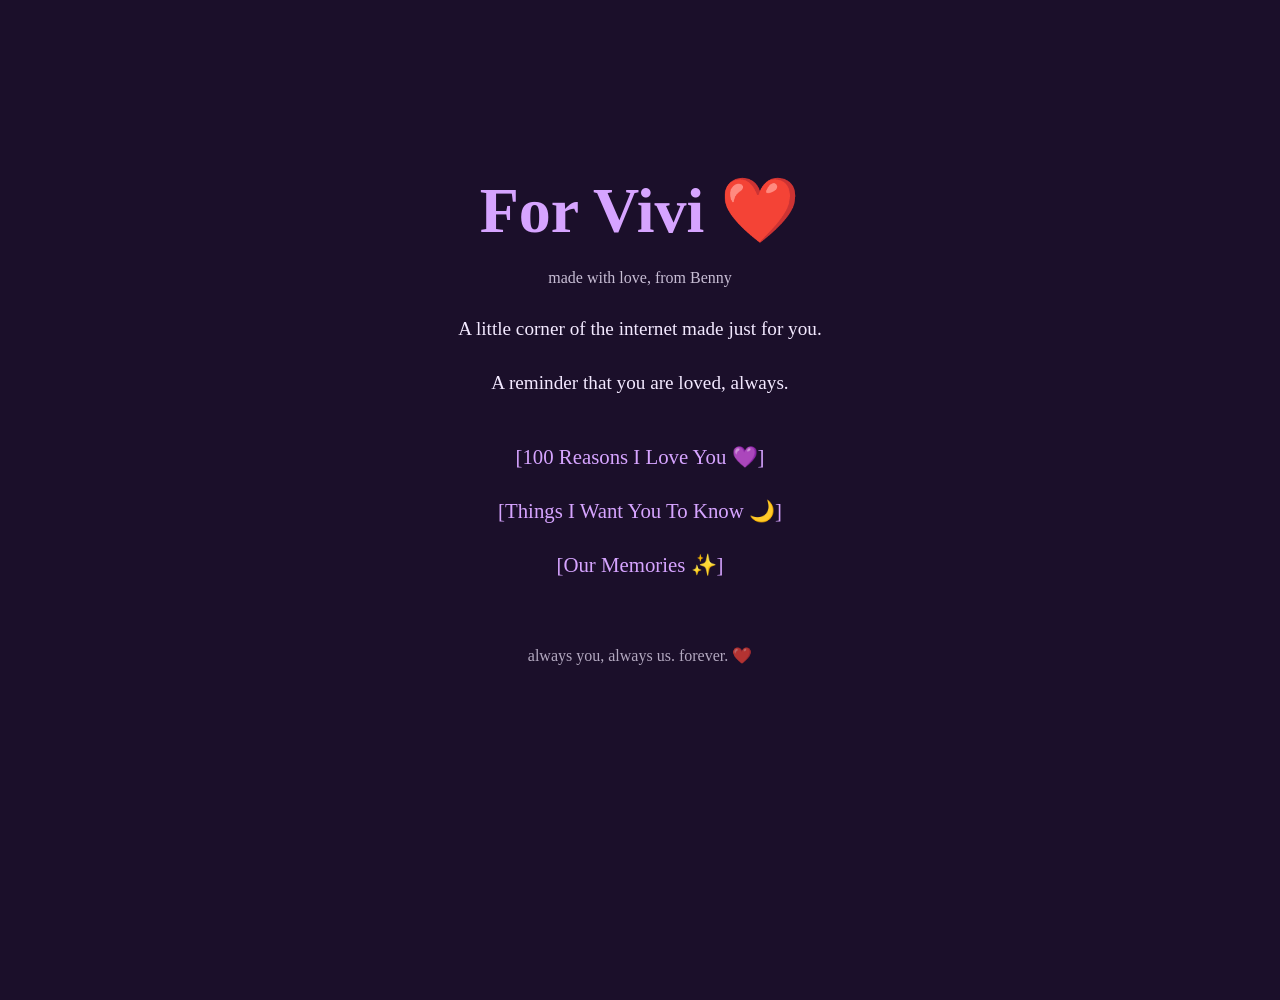
<file: pages/start here.html>
<!DOCTYPE html>
<html lang="en">

<head>
    <title>For Vivi</title>
    <link rel="stylesheet" href="../landing.css?v=3">
</head>

<body>

    <div class="home">

        <h1>For Vivi ❤️</h1>

        <p class="small">made with love, from Benny</p>

        <p>
            A little corner of the internet made just for you.
        </p>

        <p>
            A reminder that you are loved, always.
        </p>

        <div class="buttons">

            <button onclick="location.href='reasons.html'">
                [100 Reasons I Love You 💜]
            </button>
			
			<button onclick="location.href='know.html'">
                [Things I Want You To Know 🌙]
            </button>

            <button onclick="location.href='memories.html'">
                [Our Memories ✨]
            </button>

            

        </div>

        <p class="footer">
            always you, always us. forever. ❤️
        </p>

    </div>

</body>

</html>
</file>
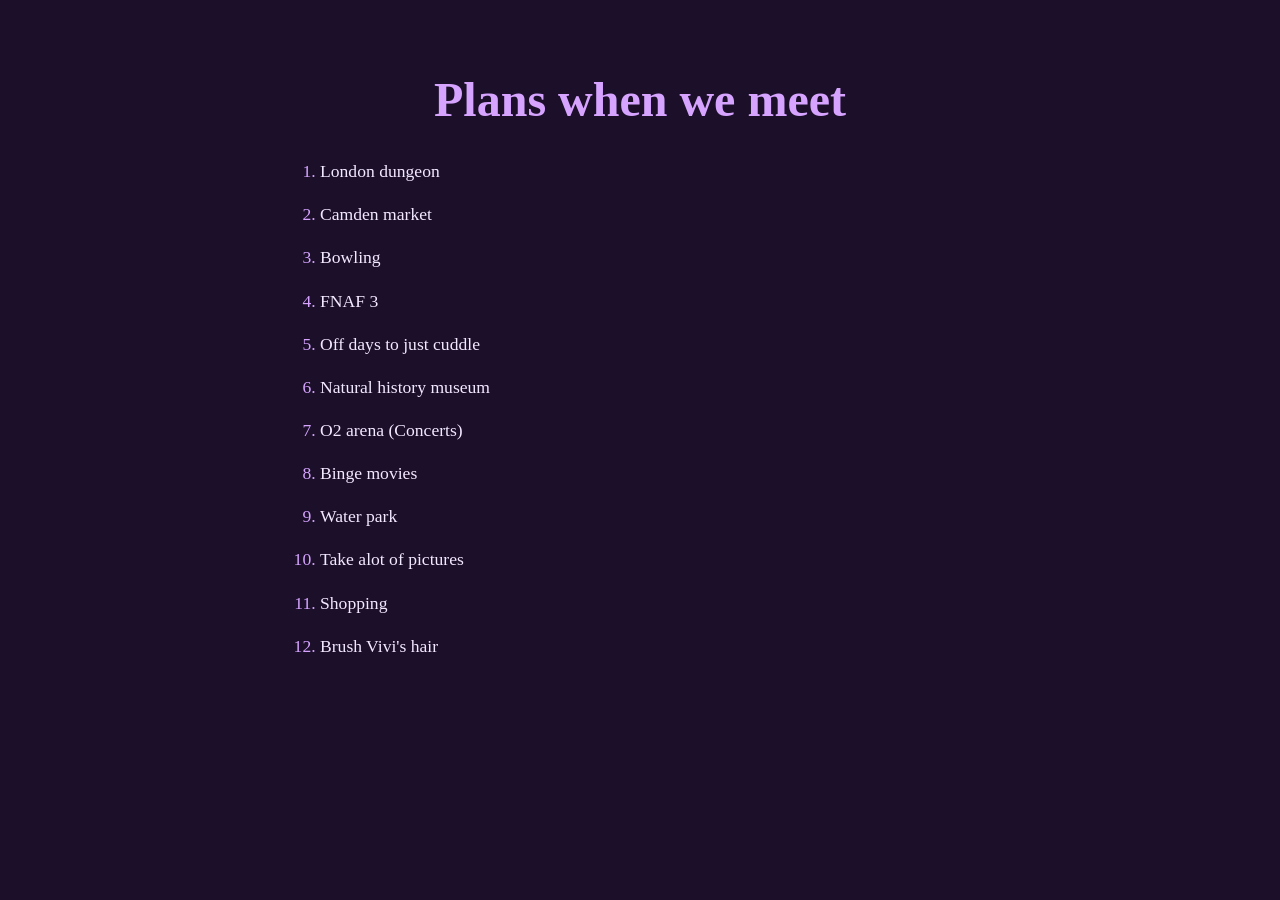
<file: pages/todo.html>
<!DOCTYPE html>
<html lang="en">

<head>
    <title>Plans when we meet</title>
    <link rel="stylesheet" href="../reasons.css">
</head>

<body>

    <header>
        <h1>Plans when we meet</h1>
    </header>

    <main>
        <section>
            <ol type="1">
				<li>London dungeon</li>
				<li>Camden market </li>
				<li>Bowling</li>
				<li>FNAF 3</li>
				<li>Off days to just cuddle</li>
				<li>Natural history museum</li>
				<li>O2 arena (Concerts)</li>
				<li>Binge movies</li>
				<li>Water park</li>
				<li>Take alot of pictures</li>
				<li>Shopping</li>
				<li>Brush Vivi's hair</li>
			</ol>
        </section>
    </main>



</body>
</html>
</file>
<file: landing.css>
body {
    margin: 0;
    font-family: "Georgia", serif;

    background: #1b0f2a;

    min-height: 100vh;

    color: #f3e9ff;

    text-align: center;

}


.home {

    margin-top: 100px;

    padding: 30px;

}


h1 {

    font-size: 4rem;

    color: #d6a4ff;

    margin-bottom: 15px;

}


p {

    font-size: 1.2rem;

    line-height: 1.8;

}


.small {

    font-size: 1rem;

    opacity: 0.8;

}


.buttons {

    margin-top: 40px;

    display: flex;

    flex-direction: column;

    align-items: center;

    gap: 20px;

}


.buttons button {

    background: transparent;

    border: none;

    color: #d6a4ff;

    font-family: "Georgia", serif;

    font-size: 1.3rem;

    cursor: pointer;

    padding: 5px;

    transition: 0.3s ease;

}


.buttons button:hover {

    color: white;

    transform: translateY(-3px);

}


.footer {

    margin-top: 60px;

    font-size: 1rem;

    opacity: 0.7;

}
</file>
<file: reasons.css>
body {
    margin: 0;
    font-family: Georgia, serif;

    background: #1b0f2a;

    color: #f3e9ff;

    padding: 40px 20px;

    text-align: center;
}


header {
    margin-bottom: 30px;
}


h1 {
    color: #d6a4ff;

    font-size: 3rem;

    margin-bottom: 20px;
}


section {

    max-width: 700px;

    margin: auto;

}


ol {

    text-align: left;

    padding-left: 30px;

}


li {

    margin-bottom: 15px;

    line-height: 1.6;

    font-size: 1.1rem;

}


li::marker {

    color: #d6a4ff;

}


@media(max-width:600px) {

    h1 {
        font-size: 2.2rem;
    }


    li {
        font-size: 1rem;
    }

}
</file>
<file: know.css>
body {
    margin: 0;
    font-family: Georgia, serif;
    background: #1b0f2a;
    color: #f3e9ff;
    text-align: center;
}


header {
    padding-top: 50px;
}


h1 {
    color: #d6a4ff;
    font-size: 3rem;
}


.subtitle {
    font-size: 1.2rem;
    margin-bottom: 40px;
}


.things-page {
    max-width: 700px;
    margin: auto;
    padding: 20px;
}


.thing-card {

    background: rgba(255,255,255,0.06);

    border-radius: 15px;

    padding: 25px;

    margin: 30px auto;

    max-width: 500px;

}


.thing-card h2 {

    color: #d6a4ff;

}


.thing-card p {

    line-height: 1.7;

}
</file>
